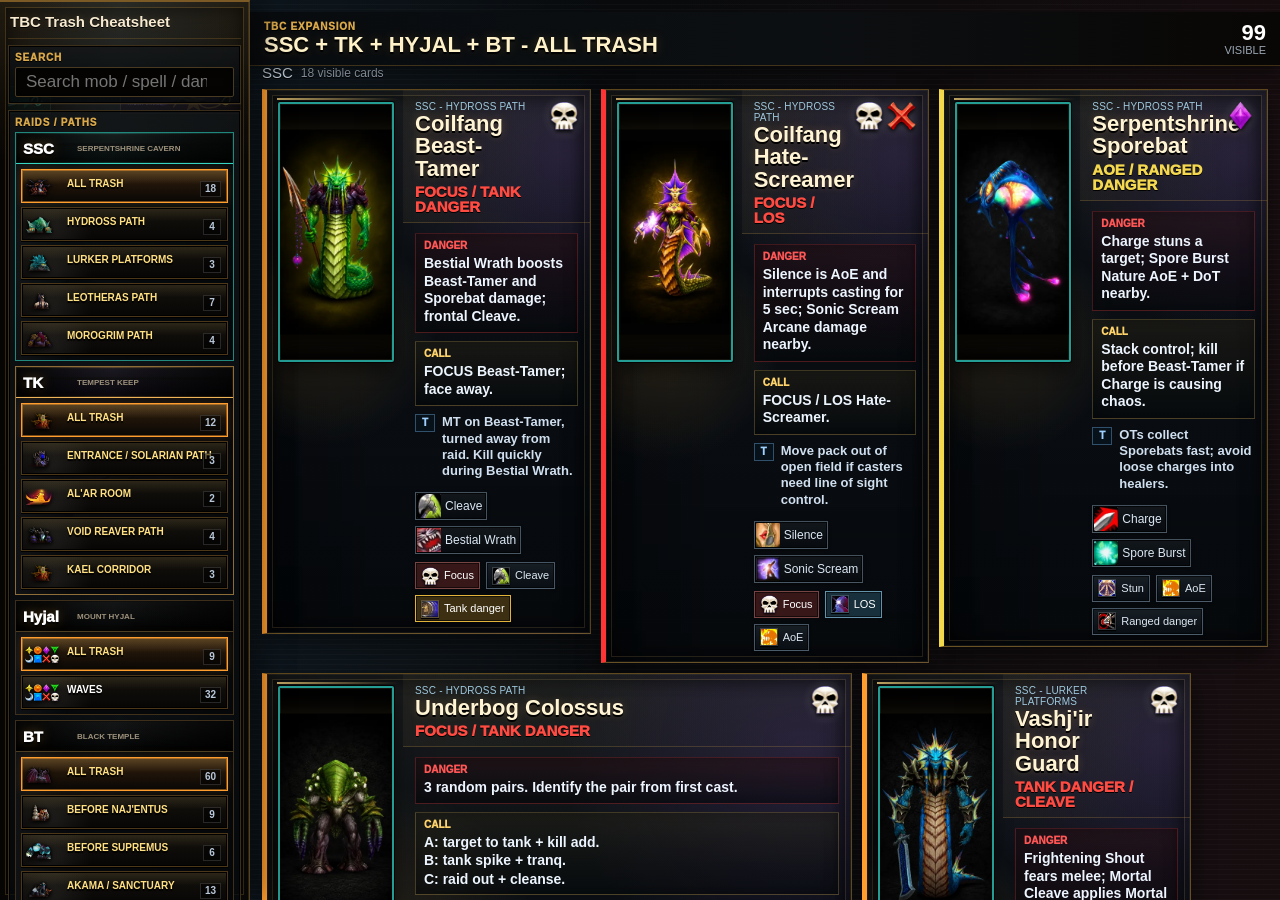
<file: SSC_TK_TRASH_SECOND_SCREEN.html>
<!doctype html>
<html lang="en">
<head>
  <meta charset="utf-8">
  <meta name="viewport" content="width=device-width, initial-scale=1">
  <title>SSC_TK_TRASH_SECOND_SCREEN</title>
  <link rel="stylesheet" href="css/ssc-tk-trash.css?v=20260828-tooltips">
</head>
<body>
  <div class="app">
    <aside class="topbar sidebar">
      <div class="brand">
        <div>
          <h1>TBC Trash Cheatsheet</h1>
          <small data-i18n="subtitle">v0.2 - TBC Anniversary Phase 3 - trash raid lead overlay - offline</small>
        </div>
      </div>

      <section class="sidebar-section sidebar-search">
        <div class="sidebar-label">Search</div>
        <label class="search">
          <input id="search" type="search" autocomplete="off" placeholder="Search mob / spell / danger   /">
        </label>
      </section>

      <section class="sidebar-section">
        <div class="sidebar-label">Raids / Paths</div>
        <div id="raidPlates" class="raid-plates" aria-label="Raid filter"></div>
      </section>

      <section class="sidebar-section">
        <div class="sidebar-label">Filters</div>
        <div id="filters" class="filters" aria-label="Action filters"></div>
      </section>

      <section class="sidebar-section">
        <div class="sidebar-label">Options</div>
        <div class="actions">
          <button data-mode="compact">Compact</button>
          <button data-mode="detailed">Detailed</button>
          <button data-mode="ultra">Ultra</button>
          <button id="dangerOnly" class="danger-toggle">RED/ORANGE</button>
          <button id="auditOnly">Audit ?</button>
          <div id="languageSwitch" class="lang-switch" aria-label="Language switch">
            <button data-lang-choice="en" type="button">EN</button>
            <button data-lang-choice="fr" type="button">FR</button>
          </div>
          <button id="fullscreen">Overlay</button>
          <button id="reset">Reset</button>
        </div>
        <label class="zoom-control">
          <span>Zoom</span>
          <select id="zoomSelect" aria-label="Zoom">
            <option value="0.80">80%</option>
            <option value="0.90">90%</option>
            <option value="1">100%</option>
            <option value="1.10">110%</option>
            <option value="1.20">120%</option>
          </select>
        </label>
      </section>

      <div class="statusline">
        <strong id="count">0 mobs</strong>
        <span data-i18n="keys">Keys: 1 SSC - 2 TK - 3 P3 ALL - 4 Hyjal - 5 BT - H Hyjal waves - N/B wave - C compact - U ultra - F overlay - R reset - L language</span>
      </div>
    </aside>

    <main class="main-content">
      <div class="content-head">
        <div>
          <div class="content-kicker">TBC Expansion</div>
          <h2 id="contentTitle">Trash Companion</h2>
        </div>
        <div class="content-count"><strong id="mainCount">0</strong><span>visible</span></div>
      </div>
      <div id="cards" class="board"></div>
    </main>
  </div>

  <script src="js/ssc-tk-trash.js?v=20260828-tooltips"></script>
</body>
</html>
</file>
<file: css/ssc-tk-trash.css>
:root {
  --bg: #090b0d;
  --panel: #101418;
  --panel-2: #151a20;
  --line: #2b333c;
  --text: #f1f5f9;
  --muted: #9ba7b4;
  --red: #ff3434;
  --orange: #ff9d2e;
  --yellow: #f2d84b;
  --green: #44d36e;
  --blue: #52b7ff;
  --purple: #c58cff;
  --shadow: 0 10px 30px rgba(0, 0, 0, .35);
  --ssc-glow: #33d7c5;
  --tk-glow: #f0b55a;
  font-family: "Arial Narrow", "Segoe UI", Arial, sans-serif;
}

* { box-sizing: border-box; }
html, body { margin: 0; min-height: 100%; background: var(--bg); color: var(--text); }
body { font-size: 17px; letter-spacing: 0; overflow-x: hidden; }
button, input { font: inherit; }
button, select { user-select: none; }

.app {
  min-height: 100vh;
  zoom: var(--ui-zoom, 1);
  background:
    linear-gradient(90deg, rgba(82,183,255,.08), transparent 28%, rgba(255,52,52,.06) 72%, transparent),
    repeating-linear-gradient(0deg, rgba(255,255,255,.025), rgba(255,255,255,.025) 1px, transparent 1px, transparent 5px),
    #090b0d;
}

.topbar {
  position: sticky;
  top: 0;
  z-index: 20;
  display: grid;
  grid-template-columns: minmax(280px, 1fr) auto;
  gap: 8px 10px;
  align-items: center;
  padding: 8px 10px;
  background:
    linear-gradient(180deg, rgba(255,217,127,.09), rgba(0,0,0,0) 34%),
    linear-gradient(90deg, #090705, #11151a 46%, #080706);
  border: 1px solid #40351f;
  border-top: 2px solid #7b5a25;
  border-left: 0;
  border-right: 0;
  box-shadow: 0 8px 24px rgba(0,0,0,.55), inset 0 1px 0 rgba(255,214,126,.18);
  overflow: hidden;
}

.topbar::before,
.topbar::after {
  content: "";
  position: absolute;
  pointer-events: none;
}

.topbar::before {
  inset: 3px 7px;
  border: 1px solid rgba(218, 161, 58, .24);
  box-shadow: inset 0 0 18px rgba(0,0,0,.6);
}

.topbar::after {
  top: 5px;
  right: 118px;
  width: min(520px, 42vw);
  height: 88px;
  opacity: .2;
  background-repeat: no-repeat;
  background-position: right center;
  background-size: contain;
  filter: saturate(1.18) contrast(1.05) drop-shadow(0 0 14px rgba(0,0,0,.85));
}

body.raid-ssc .topbar::after {
  background-image: url("../assets/raid-ssc.svg");
  opacity: .28;
}

body.raid-tk .topbar::after {
  background-image: url("../assets/raid-tk.svg");
  opacity: .28;
}

body.raid-all .topbar::after {
  background-image: url("../assets/raid-ssc.svg"), url("../assets/raid-tk.svg");
  background-size: 52% 100%, 52% 100%;
  background-position: right 190px center, right center;
  opacity: .24;
}

.topbar > * {
  position: relative;
  z-index: 1;
}

.brand {
  display: flex;
  align-items: center;
  gap: 9px;
  min-width: 0;
}

.brand h1 {
  margin: 0;
  color: #f7ead0;
  font-size: 17px;
  line-height: 1;
  white-space: nowrap;
  text-shadow: 0 1px 0 #000, 0 0 8px rgba(255,192,79,.12);
}

.brand small {
  display: block;
  margin-top: 3px;
  color: #9f9380;
  font-size: 11px;
  white-space: nowrap;
}

.sigil {
  width: 36px;
  height: 36px;
  display: grid;
  place-items: center;
  border: 1px solid #8a672a;
  background:
    radial-gradient(circle at 50% 35%, rgba(255,190,68,.2), transparent 45%),
    linear-gradient(135deg, #1d1710, #090807);
  color: #ffb443;
  font-weight: 900;
  box-shadow: inset 0 0 18px rgba(255,157,46,.22), 0 0 0 1px #000;
}

.tabs, .actions, .filters {
  display: flex;
  align-items: center;
  gap: 5px;
  flex-wrap: wrap;
}

.actions {
  grid-column: 1 / -1;
  flex-wrap: nowrap;
  overflow-x: auto;
  padding-bottom: 1px;
  scrollbar-width: thin;
}

.actions button,
.filters button {
  min-height: 31px;
  border: 1px solid #4a3a22;
  background:
    linear-gradient(180deg, rgba(255,255,255,.08), rgba(0,0,0,0) 45%),
    linear-gradient(180deg, #18202a, #0b0f14);
  color: #eadfc9;
  padding: 5px 10px;
  cursor: pointer;
  border-radius: 2px;
  box-shadow: inset 0 1px 0 rgba(255,255,255,.08), inset 0 -1px 0 #000, 0 1px 0 #000;
  white-space: nowrap;
}

.actions button.active,
.filters button.active {
  border-color: #d09a38;
  background:
    linear-gradient(180deg, rgba(255,217,112,.2), rgba(0,0,0,0) 50%),
    #352311;
  color: #fff;
  box-shadow: inset 0 0 0 1px rgba(255,219,122,.25), 0 0 10px rgba(255,157,46,.16);
}

.actions button.danger-toggle.active { border-color: var(--red); background: #3a1618; }
.actions button#auditOnly.active { border-color: var(--purple); background: #2d1c3d; }

.lang-switch {
  display: inline-flex;
  align-items: center;
  gap: 0;
  overflow: hidden;
  border: 1px solid #8a672a;
  border-radius: 2px;
  background: #080604;
  box-shadow: inset 0 0 0 1px #000;
}

.lang-switch button {
  min-width: 44px;
  min-height: 31px;
  border: 0;
  border-radius: 0;
  border-right: 1px solid #4a3a22;
  background: linear-gradient(180deg, #1a2028, #0b0f13);
  color: #d7c9ad;
  font-weight: 900;
}

.lang-switch button:last-child {
  border-right: 0;
}

.lang-switch button.active {
  border-color: #d09a38;
  background: #244767;
  color: #fff;
  box-shadow: inset 0 0 0 1px rgba(255,255,255,.16), 0 0 9px rgba(82,183,255,.2);
}

.lang-switch button:hover,
.lang-switch button:focus {
  background: #1b496d;
  color: #fff;
}

.search { position: relative; min-width: 210px; }
.search input {
  width: 100%;
  height: 31px;
  padding: 6px 10px;
  border: 1px solid #4a3a22;
  border-radius: 2px;
  background: #050403;
  color: #f2eadc;
  outline: none;
  box-shadow: inset 0 0 8px rgba(0,0,0,.75);
}

.zoom-control {
  display: inline-flex;
  align-items: center;
  height: 31px;
  border: 1px solid #4a3a22;
  background:
    linear-gradient(180deg, rgba(255,255,255,.08), rgba(0,0,0,0) 45%),
    #090705;
  color: #d7c9ad;
  border-radius: 2px;
  box-shadow: inset 0 1px 0 rgba(255,255,255,.08), inset 0 -1px 0 #000;
  overflow: hidden;
  white-space: nowrap;
}

.zoom-control span {
  padding: 0 7px;
  color: #a99b83;
  font-size: 11px;
  font-weight: 900;
  text-transform: uppercase;
}

.zoom-control select {
  height: 100%;
  border: 0;
  border-left: 1px solid #4a3a22;
  background: #111820;
  color: #f2eadc;
  padding: 0 6px;
  outline: none;
  font: inherit;
  cursor: pointer;
}

.subbar {
  position: sticky;
  top: 99px;
  z-index: 18;
  display: grid;
  grid-template-columns: 1fr;
  gap: 6px;
  padding: 7px 10px;
  background:
    linear-gradient(180deg, rgba(255,217,127,.05), rgba(0,0,0,0)),
    rgba(9, 12, 15, .97);
  border-bottom: 1px solid #40351f;
  box-shadow: 0 6px 18px rgba(0,0,0,.45);
}

.raid-plates {
  display: grid;
  grid-template-columns: minmax(220px, 1fr) minmax(220px, 1fr);
  gap: 8px;
  min-width: 0;
}

.raid-panel {
  position: relative;
  min-width: 0;
  overflow: hidden;
  border: 1px solid #332b1a;
  background:
    linear-gradient(90deg, rgba(0,0,0,.48), rgba(0,0,0,.14) 45%, rgba(0,0,0,.62)),
    linear-gradient(180deg, rgba(255,255,255,.04), rgba(0,0,0,0)),
    #05080a;
  box-shadow: inset 0 0 0 1px #000;
  cursor: pointer;
}

.raid-panel::before {
  content: "";
  position: absolute;
  inset: -12px;
  background-repeat: no-repeat;
  background-position: center;
  background-size: cover;
  opacity: .36;
  filter: saturate(1.1) contrast(1.06);
  pointer-events: none;
}

.raid-panel::after {
  content: "";
  position: absolute;
  inset: 0;
  background:
    linear-gradient(180deg, rgba(0,0,0,.06), rgba(0,0,0,.38)),
    linear-gradient(90deg, rgba(0,0,0,.68), rgba(0,0,0,.12) 32%, rgba(0,0,0,.68));
  pointer-events: none;
}

.raid-panel-ssc::before { background-image: url("../assets/raid-ssc.svg"); }
.raid-panel-tk::before { background-image: url("../assets/raid-tk.svg"); }

.raid-panel > * {
  position: relative;
  z-index: 1;
}

.raid-panel.inactive {
  opacity: .52;
}

.raid-panel-ssc.active { border-color: rgba(51,215,197,.62); }
.raid-panel-tk.active { border-color: rgba(240,181,90,.58); }

.raid-plate {
  position: relative;
  width: 100%;
  min-height: 46px;
  display: flex;
  align-items: end;
  padding: 9px 12px;
  overflow: hidden;
  border: 1px solid #4b3d23;
  border-width: 0 0 1px;
  background: transparent;
  color: inherit;
  text-align: left;
  cursor: pointer;
  box-shadow: inset 0 0 0 1px #000, inset 0 0 20px rgba(0,0,0,.7);
}

.raid-plate::before {
  content: none;
}

.raid-plate::after {
  content: "";
  position: absolute;
  inset: 0;
  background:
    linear-gradient(90deg, rgba(0,0,0,.7), rgba(0,0,0,.12) 45%, rgba(0,0,0,.66)),
    linear-gradient(180deg, rgba(255,255,255,.07), rgba(0,0,0,.3));
}

.raid-plate span {
  position: relative;
  z-index: 1;
  color: #fff1c8;
  font-size: 19px;
  line-height: 1;
  font-weight: 950;
  text-shadow: 0 2px 2px #000, 0 0 12px rgba(255,184,77,.35);
}

.raid-plate.active span {
  color: #fff;
}

.raid-plate-ssc::before { background-image: url("../assets/raid-ssc.svg"); }
.raid-plate-tk::before { background-image: url("../assets/raid-tk.svg"); }

.raid-plate:not(.active) {
  opacity: .68;
  filter: grayscale(.7);
}

body.raid-all .raid-plate {
  opacity: 1;
  filter: none;
}

.raid-plate-ssc.active {
  border-color: var(--ssc-glow);
  box-shadow: inset 0 0 0 1px rgba(51,215,197,.28), 0 0 14px rgba(51,215,197,.12);
}

.raid-plate-tk.active {
  border-color: var(--tk-glow);
  box-shadow: inset 0 0 0 1px rgba(240,181,90,.3), 0 0 14px rgba(240,181,90,.14);
}

.filters button {
  min-height: 31px;
  font-size: 13px;
  display: inline-flex;
  align-items: center;
  gap: 5px;
}

.filters {
  overflow-x: auto;
  flex-wrap: nowrap;
  scrollbar-width: thin;
}

.zone-rail {
  display: flex;
  align-items: center;
  gap: 8px;
  min-width: 0;
  overflow-x: auto;
  padding: 7px 8px 8px;
  background:
    linear-gradient(90deg, rgba(255,255,255,.045), transparent 24%),
    rgba(7, 10, 13, .72);
  scrollbar-width: thin;
}

.zone-rail button {
  position: relative;
  min-width: 154px;
  min-height: 76px;
  display: grid;
  grid-template-columns: 70px 1fr;
  grid-template-rows: 1fr auto;
  align-items: center;
  gap: 4px 8px;
  padding: 7px 9px 7px 7px;
  border: 1px solid #4d3719;
  background:
    linear-gradient(180deg, rgba(255,220,130,.11), rgba(0,0,0,0) 42%),
    radial-gradient(circle at 28px 24px, rgba(255,255,255,.08), transparent 42px),
    linear-gradient(180deg, #15120d, #070605);
  color: #ffe083;
  font-size: 12px;
  font-weight: 900;
  line-height: 1.08;
  text-transform: uppercase;
  text-align: left;
  cursor: pointer;
  box-shadow: inset 0 0 0 1px #000, 0 1px 0 #000;
}

.zone-rail button.active {
  border-color: var(--orange);
  background:
    linear-gradient(180deg, rgba(255,220,130,.2), rgba(0,0,0,0) 45%),
    linear-gradient(180deg, #34200d, #090705);
  box-shadow: inset 0 0 0 1px rgba(255,157,46,.45), 0 0 12px rgba(255,157,46,.16);
}

.raid-panel.inactive .zone-rail button {
  opacity: .54;
  filter: grayscale(.75);
}

.zone-rail .zone-count {
  position: absolute;
  right: 6px;
  bottom: 5px;
  min-width: 18px;
  height: 16px;
  display: grid;
  place-items: center;
  padding: 0 4px;
  border: 1px solid rgba(255,255,255,.14);
  background: rgba(0,0,0,.55);
  color: #b8c7d8;
  font-size: 10px;
  line-height: 1;
}

.zone-icon {
  grid-row: 1 / span 2;
  width: 70px;
  height: 60px;
  object-fit: contain;
  border: 0;
  box-shadow: none;
  filter: drop-shadow(0 2px 2px #000);
}

.zone-label {
  align-self: center;
  color: #ffe083;
  font-size: 12px;
  text-shadow: 0 2px 1px #000;
}

.statusline {
  color: #8e9baa;
  font-size: 11px;
  display: flex;
  align-items: center;
  gap: 10px;
  white-space: nowrap;
}

.statusline span {
  opacity: .72;
}

.board {
  padding: 10px 12px 18px;
}

.raid-section + .raid-section { margin-top: 12px; }
.section-title {
  display: flex;
  align-items: center;
  gap: 8px;
  margin: 4px 0 8px;
  font-size: 15px;
  color: #dbe7f3;
  text-transform: uppercase;
  text-shadow: 0 1px 0 #000;
}

.section-title span {
  color: var(--muted);
  font-size: 12px;
  text-transform: none;
}

.cards {
  display: grid;
  grid-template-columns: repeat(auto-fill, minmax(430px, 1fr));
  gap: 12px;
  align-items: start;
}

.card {
  border: 1px solid var(--line);
  border-left-width: 6px;
  background:
    linear-gradient(180deg, rgba(255,255,255,.05), rgba(255,255,255,.01)),
    radial-gradient(circle at top right, rgba(255,198,91,.055), transparent 42%),
    var(--panel);
  box-shadow: 0 5px 18px rgba(0,0,0,.32), inset 0 0 0 1px rgba(255,255,255,.025);
  display: grid;
  grid-template-columns: 112px minmax(0, 1fr);
  grid-template-rows: auto auto auto;
  user-select: text;
}

.card.red { border-left-color: var(--red); }
.card.orange { border-left-color: var(--orange); }
.card.yellow { border-left-color: var(--yellow); }
.card.green { border-left-color: var(--green); }

.mob-portrait {
  grid-column: 1;
  grid-row: 1 / span 4;
  align-self: stretch;
  display: flex;
  align-items: flex-end;
  justify-content: center;
  min-height: 186px;
  margin: 8px 0 8px 8px;
  overflow: hidden;
  border: 1px solid #5a4527;
  background:
    radial-gradient(circle at 50% 34%, rgba(255,218,123,.16), transparent 43%),
    linear-gradient(180deg, rgba(255,255,255,.055), rgba(0,0,0,0) 44%),
    #06090d;
  box-shadow: inset 0 0 0 1px #000, 0 4px 10px rgba(0,0,0,.38);
}

.mob-portrait img {
  width: 100%;
  height: 100%;
  max-height: 240px;
  object-fit: contain;
  object-position: center bottom;
  filter: drop-shadow(0 4px 5px rgba(0,0,0,.75));
}

.portrait-ssc {
  border-color: rgba(51,215,197,.45);
  background:
    radial-gradient(circle at 50% 34%, rgba(51,215,197,.18), transparent 43%),
    linear-gradient(180deg, rgba(255,255,255,.055), rgba(0,0,0,0) 44%),
    #041214;
}

.portrait-tk {
  border-color: rgba(240,181,90,.48);
  background:
    radial-gradient(circle at 50% 34%, rgba(240,181,90,.18), transparent 43%),
    linear-gradient(180deg, rgba(255,255,255,.055), rgba(0,0,0,0) 44%),
    #120b17;
}

.mob-portrait.no-image {
  display: grid;
  place-items: center;
  align-content: center;
  gap: 4px;
  color: #ffd36b;
  text-transform: uppercase;
}

.portrait-initials {
  font-size: 31px;
  font-weight: 950;
  text-shadow: 0 2px 0 #000;
}

.mob-portrait small {
  color: #9ba7b4;
  font-size: 9px;
  font-weight: 900;
}

.card-head {
  grid-column: 2;
  display: grid;
  grid-template-columns: 1fr auto;
  gap: 8px;
  padding: 8px 10px 6px;
  border-bottom: 1px solid rgba(255,255,255,.08);
}

.mobline {
  min-width: 0;
}

.zone {
  color: var(--muted);
  font-size: 11px;
  text-transform: uppercase;
}

.mob {
  margin-top: 2px;
  font-size: 21px;
  line-height: 1.05;
  font-weight: 900;
  color: #fff6df;
  text-shadow: 0 2px 0 #000, 0 0 9px rgba(255,218,139,.1);
}

.markers {
  display: flex;
  gap: 3px;
  align-items: start;
}

.marker {
  width: 25px;
  height: 25px;
  display: inline-block;
  background-image: url("../assets/UI-RaidTargetingIcons.png");
  background-repeat: no-repeat;
  background-size: 100px 50px;
  filter: drop-shadow(0 1px 2px #000);
}

.marker-star { background-position: 0 0; }
.marker-circle { background-position: 33.333% 0; }
.marker-diamond { background-position: 66.666% 0; }
.marker-triangle { background-position: 100% 0; }
.marker-moon { background-position: 0 100%; }
.marker-square { background-position: 33.333% 100%; }
.marker-cross { background-position: 66.666% 100%; }
.marker-skull { background-position: 100% 100%; }

.card-body {
  grid-column: 2;
  padding: 10px 11px 9px;
  display: grid;
  gap: 10px;
}

.quick-call {
  color: #fff;
  font-size: 19px;
  line-height: 1.24;
  font-weight: 950;
  text-shadow: 0 0 8px rgba(255,255,255,.12);
}

.quick-grid {
  display: grid;
  gap: 5px;
}

.quick-line {
  display: grid;
  grid-template-columns: 20px 1fr;
  gap: 8px;
  align-items: start;
  color: #d9e3ec;
  font-size: 15px;
  line-height: 1.3;
  font-weight: 800;
}

.quick-line span {
  display: inline-flex;
  justify-content: center;
  align-items: center;
  height: 19px;
  border: 1px solid #384655;
  color: #ffd36b;
  background: #0b1015;
  font-size: 11px;
  font-weight: 950;
}

.tank-line span { color: #9fd1ff; }

.spell-row {
  margin-top: 1px;
}

.spell-strip {
  display: flex;
  flex-wrap: wrap;
  gap: 5px;
  padding-top: 1px;
}

.spells {
  display: flex;
  flex-wrap: wrap;
  gap: 5px;
}

.spell,
.inline-spell {
  display: inline-flex;
  align-items: center;
  gap: 4px;
  max-width: 100%;
  padding: 1px 5px 1px 1px;
  border: 1px solid #35424e;
  background: #0c1116;
  color: #dbe7f3;
  font-size: 13px;
  cursor: help;
  outline: none;
}

.inline-spell {
  vertical-align: -5px;
  margin: 0 2px;
  padding-right: 4px;
  font-size: .82em;
  line-height: 1;
}

.spell:hover,
.spell:focus,
.inline-spell:hover,
.inline-spell:focus {
  border-color: #d7a43b;
  background: #17120a;
  color: #fff;
}

.spell img,
.inline-spell img {
  width: 21px;
  height: 21px;
  object-fit: cover;
}

.inline-spell img {
  width: 18px;
  height: 18px;
}

.spell-groups {
  display: grid;
  gap: 6px;
}

.spell-group {
  display: grid;
  grid-template-columns: 60px 1fr;
  gap: 5px 7px;
  align-items: start;
  padding: 6px 7px;
  border: 1px solid #2f3a45;
  background: #090e13;
}

.spell-group-head {
  grid-row: span 2;
  color: #ffd36b;
  font-size: 11px;
  font-weight: 900;
  line-height: 1.05;
}

.spell-group-body {
  display: flex;
  flex-wrap: wrap;
  gap: 4px;
}

.spell-group-note {
  color: #d9e3ec;
  font-size: 12px;
  line-height: 1.28;
  font-weight: 800;
}

.spell-tooltip {
  position: fixed;
  z-index: 50;
  width: min(330px, calc(100vw - 20px));
  pointer-events: none;
  opacity: 0;
  transform: translateY(3px);
  border: 1px solid #b78a2b;
  background:
    linear-gradient(180deg, rgba(255,255,255,.06), rgba(255,255,255,0)),
    #08090b;
  color: #f4ead2;
  box-shadow: 0 12px 30px rgba(0,0,0,.65), inset 0 0 0 1px rgba(0,0,0,.9);
  padding: 8px 9px;
  transition: opacity .06s linear, transform .06s linear;
}

.spell-tooltip.visible {
  opacity: 1;
  transform: translateY(0);
}

.tip-title {
  color: #ffd36b;
  font-size: 15px;
  font-weight: 900;
  line-height: 1.1;
  margin-bottom: 5px;
}

.tip-body {
  color: #e8ded0;
  font-size: 13px;
  line-height: 1.25;
  font-weight: 700;
}

.tagbar {
  grid-column: 2;
  display: flex;
  gap: 6px;
  flex-wrap: wrap;
  padding: 0 11px 10px;
}

.audit-panel {
  grid-column: 2;
  margin: 0 9px 8px;
  padding: 7px 8px;
  border: 1px solid #35414d;
  background: #0b1015;
  color: #cfd8e3;
  font-size: 12px;
  line-height: 1.25;
}

.audit-line {
  display: grid;
  grid-template-columns: 88px 1fr;
  gap: 6px;
  margin-top: 3px;
}

.audit-line:first-child { margin-top: 0; }
.audit-k { color: #8fa0b1; text-transform: uppercase; }
.audit-v { font-weight: 700; }
.confidence-source { color: #44d36e; }
.confidence-inferred { color: #f2d84b; }
.confidence-to_confirm { color: #ff9d2e; }

.tag {
  display: inline-flex;
  align-items: center;
  gap: 5px;
  border: 1px solid #3c4855;
  background: #182029;
  padding: 3px 7px;
  font-size: 12px;
  color: #dce7f2;
  line-height: 1;
}

.tag-icons {
  display: inline-flex;
  align-items: center;
  gap: 1px;
}

.tag-marker {
  width: 18px;
  height: 18px;
  display: inline-block;
  background-image: url("../assets/UI-RaidTargetingIcons.png");
  background-repeat: no-repeat;
  background-size: 72px 36px;
  filter: drop-shadow(0 1px 1px #000);
}

.tag-spell-icon {
  width: 18px;
  height: 18px;
  object-fit: cover;
  border: 1px solid rgba(255,255,255,.16);
  box-shadow: 0 1px 1px #000;
}

.tag-glyph {
  min-width: 18px;
  height: 18px;
  display: inline-grid;
  place-items: center;
  border: 1px solid rgba(255,255,255,.18);
  background: rgba(0,0,0,.35);
  color: #ffd36b;
  font-size: 10px;
  font-weight: 950;
  line-height: 1;
}

.tag.focus { color: #fff; border-color: #744; background: #381719; }
.tag.kick { color: #fff; border-color: #855; background: #40211a; }
.tag.sheep { color: #fff; border-color: #7284c8; background: #202943; }
.tag.los { color: #fff; border-color: #6393aa; background: #17303c; }
.tag.tank { color: #fff; border-color: #e2b33b; background: #3d3012; }
.tag.enemy-mc { color: #fff; border-color: #a772d0; background: #311d40; }
.tag.priest-mc { color: #fff; border-color: #73a7ff; background: #172943; }
.tag.stopcc { color: #fff; border-color: #7284c8; background: #202943; }

.empty {
  padding: 24px;
  border: 1px dashed #45515f;
  color: var(--muted);
  text-align: center;
}

body.compact .cards { grid-template-columns: repeat(auto-fill, minmax(320px, 1fr)); }
body.compact .card { grid-template-columns: 76px minmax(0, 1fr); }
body.compact .mob-portrait { min-height: 116px; margin: 6px 0 6px 6px; }
body.compact .card-body { gap: 4px; padding: 6px 8px; }
body.compact .mob { font-size: 19px; }
body.compact .quick-grid, body.compact .spell-row { display: none; }
body.compact .quick-call { font-size: 15px; }
body.compact .tagbar { padding-bottom: 6px; }
body.ultra .quick-grid, body.ultra .tagbar, body.ultra .spell-row { display: none; }
body.ultra .card { grid-template-columns: 46px minmax(0, 1fr); }
body.ultra .mob-portrait { min-height: 64px; margin: 5px 0 5px 5px; }
body.ultra .mob { font-size: 18px; }
body.ultra .quick-call { font-size: 14px; }
body.ultra .cards { grid-template-columns: repeat(auto-fill, minmax(250px, 1fr)); }

/* V0.4 trash cards: MMO character-card treatment. */
.cards {
  grid-template-columns: repeat(auto-fill, minmax(470px, 1fr));
  gap: 14px;
}

.card {
  position: relative;
  grid-template-columns: 150px minmax(0, 1fr);
  min-height: 224px;
  border: 1px solid rgba(205, 151, 54, .45);
  border-left-width: 5px;
  background:
    linear-gradient(180deg, rgba(255,255,255,.055), rgba(255,255,255,.012) 38%, rgba(0,0,0,.22)),
    radial-gradient(circle at 16% 38%, rgba(255,206,97,.12), transparent 30%),
    radial-gradient(circle at top right, rgba(142,73,204,.1), transparent 34%),
    #0c1014;
  box-shadow:
    0 10px 22px rgba(0,0,0,.42),
    inset 0 0 0 1px rgba(255,226,154,.06),
    inset 0 0 28px rgba(0,0,0,.42);
}

.card::before,
.card::after {
  content: "";
  position: absolute;
  pointer-events: none;
}

.card::before {
  inset: 5px;
  border: 1px solid rgba(255,209,116,.13);
  box-shadow: inset 0 0 18px rgba(0,0,0,.5);
}

.card::after {
  top: 8px;
  left: 10px;
  width: 122px;
  height: 2px;
  background: linear-gradient(90deg, rgba(255,217,127,.75), transparent);
}

.card-main {
  grid-column: 2;
  min-width: 0;
  display: grid;
  grid-template-rows: auto 1fr auto auto;
  position: relative;
  z-index: 1;
}

.card-main > .card-head,
.card-main > .card-body,
.card-main > .audit-panel,
.card-main > .tagbar {
  grid-column: 1;
}

.mob-portrait {
  position: relative;
  z-index: 1;
  align-self: start;
  width: 132px;
  height: 174px;
  min-height: 174px;
  margin: 11px 0 11px 11px;
  border: 2px solid rgba(188,132,42,.82);
  border-radius: 2px;
  background:
    radial-gradient(circle at 50% 36%, rgba(255,204,104,.18), transparent 42%),
    linear-gradient(180deg, rgba(11,24,25,.78), rgba(3,6,9,.96) 58%),
    #020406;
  box-shadow:
    0 0 0 1px #050403,
    inset 0 0 0 1px rgba(255,236,172,.11),
    inset 0 -38px 34px rgba(0,0,0,.5),
    0 9px 18px rgba(0,0,0,.48);
}

.mob-portrait::before {
  content: "";
  position: absolute;
  inset: 4px;
  border: 1px solid rgba(0,0,0,.75);
  box-shadow: inset 0 0 18px rgba(0,0,0,.72);
  pointer-events: none;
}

.mob-portrait img {
  max-height: none;
  object-fit: contain;
  object-position: center bottom;
  padding: 4px 5px 0;
  transform: scale(1.08);
  transform-origin: center bottom;
}

.portrait-ssc {
  border-color: rgba(47,201,189,.78);
  background:
    radial-gradient(circle at 50% 38%, rgba(41,211,196,.18), transparent 43%),
    linear-gradient(180deg, rgba(9,35,34,.86), rgba(2,8,10,.98) 60%),
    #020607;
}

.portrait-tk {
  border-color: rgba(226,161,63,.82);
  background:
    radial-gradient(circle at 50% 38%, rgba(220,101,255,.16), transparent 43%),
    linear-gradient(180deg, rgba(34,18,38,.86), rgba(8,4,12,.98) 60%),
    #08050c;
}

.card-head {
  padding: 11px 12px 8px;
  border-bottom: 1px solid rgba(214,166,72,.22);
  background: linear-gradient(90deg, rgba(255,214,122,.045), transparent 76%);
}

.zone {
  color: #9ec8dd;
  font-size: 10px;
  letter-spacing: .02em;
}

.mob {
  margin-top: 1px;
  color: #fff4d4;
  font-size: 22px;
  line-height: 1.02;
  text-shadow: 0 2px 0 #000, 0 0 10px rgba(255,181,74,.24);
}

.action-title {
  margin-top: 4px;
  color: #ff4646;
  font-size: 15px;
  line-height: 1;
  font-weight: 950;
  text-transform: uppercase;
  text-shadow: 0 1px 0 #000;
}

.markers {
  gap: 4px;
}

.marker {
  width: 29px;
  height: 29px;
  background-size: 116px 58px;
  filter: drop-shadow(0 2px 2px #000) drop-shadow(0 0 5px rgba(255,255,255,.18));
}

.card-body {
  padding: 10px 12px 8px;
  gap: 8px;
}

.info-panels {
  display: grid;
  grid-template-columns: minmax(0, 1fr) minmax(0, 1fr);
  gap: 8px;
}

.info-panel {
  min-width: 0;
  padding: 7px 8px;
  border: 1px solid rgba(255,255,255,.08);
  background: rgba(3,7,11,.42);
  box-shadow: inset 0 0 14px rgba(0,0,0,.28);
}

.danger-panel {
  border-color: rgba(255,70,70,.22);
}

.call-panel {
  border-color: rgba(255,211,107,.22);
}

.panel-label {
  margin-bottom: 4px;
  font-size: 10px;
  line-height: 1;
  font-weight: 950;
  text-transform: uppercase;
}

.danger-panel .panel-label {
  color: #ff5656;
}

.call-panel .panel-label {
  color: #ffd36b;
}

.panel-text {
  color: #edf5ff;
  font-size: 14px;
  line-height: 1.25;
  font-weight: 850;
  display: -webkit-box;
  -webkit-box-orient: vertical;
  -webkit-line-clamp: 3;
  overflow: hidden;
}

.tank-note {
  display: grid;
  grid-template-columns: 20px 1fr;
  gap: 7px;
  align-items: start;
  color: #cfdfef;
  font-size: 13px;
  line-height: 1.25;
  font-weight: 800;
}

.tank-note > span {
  display: inline-grid;
  place-items: center;
  height: 18px;
  border: 1px solid #31506b;
  background: #07111a;
  color: #9fd1ff;
  font-size: 10px;
  font-weight: 950;
}

.spell-row {
  padding-top: 3px;
}

.spell-strip {
  gap: 6px;
}

.spell,
.inline-spell {
  border-color: rgba(118,139,157,.55);
  background: linear-gradient(180deg, rgba(255,255,255,.045), rgba(0,0,0,.18)), #080d12;
  box-shadow: inset 0 0 0 1px rgba(0,0,0,.72), 0 1px 3px rgba(0,0,0,.35);
}

.spell img,
.inline-spell img {
  width: 24px;
  height: 24px;
}

.spell-group {
  grid-template-columns: 68px 1fr;
  border-color: rgba(112,132,154,.45);
  background: rgba(3,8,13,.55);
}

.tagbar {
  padding: 0 12px 11px;
}

.tag {
  min-height: 27px;
  border-color: rgba(111,132,154,.6);
  background: linear-gradient(180deg, rgba(255,255,255,.055), rgba(0,0,0,.2)), #0a1118;
  box-shadow: inset 0 0 0 1px rgba(0,0,0,.58), 0 1px 3px rgba(0,0,0,.32);
}

.audit-panel {
  margin: 0 12px 9px;
}

body.compact .cards {
  grid-template-columns: repeat(auto-fill, minmax(380px, 1fr));
  gap: 11px;
}

body.compact .card {
  grid-template-columns: 94px minmax(0, 1fr);
  min-height: 168px;
}

body.compact .mob-portrait {
  width: 80px;
  height: 112px;
  min-height: 112px;
  margin: 9px 0 9px 9px;
}

body.compact .mob-portrait img {
  transform: scale(1.04);
}

body.compact .card-head {
  padding: 8px 9px 6px;
}

body.compact .mob {
  font-size: 19px;
}

body.compact .action-title {
  font-size: 13px;
}

body.compact .card-body {
  padding: 7px 9px 6px;
}

body.compact .info-panels {
  grid-template-columns: 1fr;
  gap: 5px;
}

body.compact .info-panel {
  padding: 5px 6px;
}

body.compact .panel-text {
  font-size: 12px;
  line-height: 1.2;
  -webkit-line-clamp: 2;
}

body.compact .tank-note,
body.compact .spell-row {
  display: none;
}

body.compact .tagbar {
  padding: 0 9px 8px;
}

body.ultra .cards {
  grid-template-columns: repeat(auto-fill, minmax(285px, 1fr));
  gap: 8px;
}

body.ultra .card {
  grid-template-columns: 60px minmax(0, 1fr);
  min-height: 92px;
}

body.ultra .card::before,
body.ultra .card::after {
  display: none;
}

body.ultra .mob-portrait {
  width: 48px;
  height: 64px;
  min-height: 64px;
  margin: 8px 0 8px 7px;
  border-width: 1px;
}

body.ultra .mob-portrait img {
  padding: 1px 1px 0;
  transform: scale(1.02);
}

body.ultra .card-head {
  padding: 6px 7px 4px;
  border-bottom: 0;
}

body.ultra .zone,
body.ultra .tank-note,
body.ultra .spell-row,
body.ultra .tagbar,
body.ultra .audit-panel {
  display: none;
}

body.ultra .mob {
  font-size: 16px;
  line-height: 1;
}

body.ultra .action-title {
  margin-top: 2px;
  font-size: 11px;
}

body.ultra .marker {
  width: 22px;
  height: 22px;
  background-size: 88px 44px;
}

body.ultra .card-body {
  padding: 0 7px 6px;
}

body.ultra .info-panels {
  grid-template-columns: 1fr;
  gap: 3px;
}

body.ultra .info-panel {
  padding: 0;
  border: 0;
  background: transparent;
  box-shadow: none;
}

body.ultra .panel-label {
  display: none;
}

body.ultra .panel-text {
  font-size: 11px;
  line-height: 1.15;
  font-weight: 850;
  -webkit-line-clamp: 1;
}

body.ultra .call-panel .panel-text {
  color: #ffd36b;
}

/* V0.4 polish pass: adaptive portrait system by mob silhouette. */
.card {
  overflow: visible;
  background:
    linear-gradient(180deg, rgba(255,241,198,.07), rgba(255,255,255,.012) 32%, rgba(0,0,0,.3)),
    radial-gradient(circle at 18% 45%, rgba(255,185,71,.14), transparent 28%),
    radial-gradient(circle at 92% 12%, rgba(151,91,235,.15), transparent 32%),
    linear-gradient(90deg, rgba(0,0,0,.28), transparent 34%),
    #080c11;
}

.mob-portrait {
  overflow: visible;
  isolation: isolate;
}

.mob-portrait::after {
  content: "";
  position: absolute;
  left: 8px;
  right: 8px;
  bottom: 7px;
  height: 22px;
  border-radius: 50%;
  background: radial-gradient(ellipse, rgba(0,0,0,.64), transparent 70%);
  z-index: -1;
}

.mob-portrait img {
  position: relative;
  z-index: 1;
  filter: drop-shadow(0 8px 7px rgba(0,0,0,.72)) drop-shadow(0 0 9px rgba(255,211,114,.12));
}

.portrait-kind-humanoid img {
  transform: scale(1.12);
}

.portrait-kind-wide {
  width: 136px;
  height: 142px;
  min-height: 142px;
  margin-top: 18px;
  align-self: start;
}

.portrait-kind-wide img {
  object-fit: contain;
  transform: scale(1.02);
}

.portrait-kind-massive {
  width: 138px;
  height: 166px;
  min-height: 166px;
}

.portrait-kind-massive img {
  object-fit: contain;
  transform: scale(1.02);
}

.portrait-card-wide {
  grid-template-columns: 156px minmax(0, 1fr);
}

.portrait-card-massive {
  grid-template-columns: 156px minmax(0, 1fr);
}

.card.portrait-card-wide::after,
.card.portrait-card-massive::after {
  width: 132px;
}

.card.red .action-title,
.card.orange .action-title {
  color: #ff4b42;
}

.card.yellow .action-title {
  color: #f4d850;
}

.card.green .action-title {
  color: #55dc7a;
}

.danger-panel {
  background:
    linear-gradient(180deg, rgba(255,61,61,.08), rgba(0,0,0,.04)),
    rgba(3,7,11,.48);
}

.call-panel {
  background:
    linear-gradient(180deg, rgba(255,210,104,.07), rgba(0,0,0,.04)),
    rgba(3,7,11,.43);
}

.spell-row,
.tagbar {
  position: relative;
  z-index: 2;
}

body.compact .portrait-kind-wide,
body.compact .portrait-kind-massive {
  width: 84px;
  height: 96px;
  min-height: 96px;
  margin-top: 10px;
}

body.compact .portrait-kind-humanoid img {
  transform: scale(1.07);
}

body.compact .portrait-kind-wide img,
body.compact .portrait-kind-massive img {
  transform: scale(1);
}

body.compact .portrait-card-wide,
body.compact .portrait-card-massive {
  grid-template-columns: 98px minmax(0, 1fr);
}

body.ultra .portrait-kind-wide,
body.ultra .portrait-kind-massive {
  width: 50px;
  height: 50px;
  min-height: 50px;
  margin-top: 11px;
}

body.ultra .portrait-kind-humanoid img,
body.ultra .portrait-kind-wide img,
body.ultra .portrait-kind-massive img {
  transform: scale(1);
}

body.ultra .portrait-card-wide,
body.ultra .portrait-card-massive {
  grid-template-columns: 62px minmax(0, 1fr);
}

body.audit .mob-portrait,
body.audit .portrait-kind-wide,
body.audit .portrait-kind-massive {
  height: 190px;
}

/* V0.5: fixed portrait/card integration for final 1024x1536 Trash2 assets. */
:root {
  --card-height: 660px;
  --portrait-width: 116px;
  --portrait-height: 618px;
}

body.compact {
  --card-height: 188px;
  --portrait-width: 88px;
  --portrait-height: 150px;
}

body.ultra {
  --card-height: 104px;
  --portrait-width: 52px;
  --portrait-height: 78px;
}

body.audit {
  --card-height: 720px;
  --portrait-width: 154px;
  --portrait-height: 672px;
}

.cards {
  grid-template-columns: repeat(auto-fill, minmax(430px, 1fr));
  align-items: start;
}

.card,
.card.portrait-card-wide,
.card.portrait-card-massive {
  height: var(--card-height);
  min-height: 0;
  grid-template-columns: calc(var(--portrait-width) + 20px) minmax(0, 1fr);
  grid-template-rows: 1fr;
  align-items: stretch;
  overflow: hidden;
}

.card-main {
  grid-row: 1;
  height: 100%;
  align-self: stretch;
  overflow: hidden;
  grid-template-rows: 74px minmax(0, 1fr) auto auto;
}

.mob-portrait,
.portrait-kind-humanoid,
.portrait-kind-wide,
.portrait-kind-massive,
body.audit .mob-portrait,
body.audit .portrait-kind-wide,
body.audit .portrait-kind-massive {
  width: var(--portrait-width);
  height: var(--portrait-height);
  min-height: 0;
  max-height: var(--portrait-height);
  flex: 0 0 var(--portrait-width);
  grid-row: 1;
  align-self: center;
  margin: 0 0 0 11px;
  overflow: hidden;
  background: #020203;
  box-shadow:
    0 0 0 1px #050403,
    inset 0 0 0 1px rgba(255,236,172,.08),
    inset 0 0 28px rgba(0,0,0,.82),
    0 9px 18px rgba(0,0,0,.48);
}

.mob-portrait img,
.portrait-kind-humanoid img,
.portrait-kind-wide img,
.portrait-kind-massive img,
body.compact .mob-portrait img,
body.compact .portrait-kind-humanoid img,
body.compact .portrait-kind-wide img,
body.compact .portrait-kind-massive img,
body.ultra .mob-portrait img,
body.ultra .portrait-kind-humanoid img,
body.ultra .portrait-kind-wide img,
body.ultra .portrait-kind-massive img {
  width: 100%;
  height: 100%;
  padding: 0;
  object-fit: contain;
  object-position: center center;
  transform: none;
}

/* Portrait zoom only: keep frames/cards untouched, enlarge the mob render inside. */
.mob-portrait img,
.portrait-kind-humanoid img,
.portrait-kind-wide img,
.portrait-kind-massive img {
  transform: scale(1.22);
  transform-origin: center center;
}

body.compact .mob-portrait img,
body.compact .portrait-kind-humanoid img,
body.compact .portrait-kind-wide img,
body.compact .portrait-kind-massive img {
  transform: scale(1.18);
}

body.ultra .mob-portrait img,
body.ultra .portrait-kind-humanoid img,
body.ultra .portrait-kind-wide img,
body.ultra .portrait-kind-massive img {
  transform: scale(1.12);
}

.portrait-ssc,
.portrait-tk {
  background: #020203;
}

.card-head {
  min-height: 64px;
  max-height: 72px;
  overflow: hidden;
}

.card-body {
  min-height: 0;
  overflow: hidden;
  display: grid;
  grid-template-rows: auto auto minmax(0, 1fr);
  gap: 8px;
}

.info-panels {
  grid-template-columns: 1fr;
  min-height: 0;
  overflow: visible;
}

.info-panel {
  min-height: 0;
  overflow: visible;
}

.panel-text {
  display: block;
  overflow: visible;
  -webkit-line-clamp: unset;
}

.tank-note {
  min-height: 0;
  height: auto;
  max-height: none;
  overflow: visible;
}

.tank-note b {
  display: block;
  overflow: visible;
  -webkit-line-clamp: unset;
}

.spell-row {
  min-height: 0;
  height: auto;
  max-height: 430px;
  overflow: hidden;
}

.tagbar {
  min-height: 38px;
  max-height: 38px;
  overflow: hidden;
  align-content: start;
}

body.compact .cards {
  grid-template-columns: repeat(auto-fill, minmax(395px, 1fr));
}

body.compact .card,
body.compact .card.portrait-card-wide,
body.compact .card.portrait-card-massive {
  grid-template-columns: calc(var(--portrait-width) + 18px) minmax(0, 1fr);
}

body.compact .mob-portrait,
body.compact .portrait-kind-wide,
body.compact .portrait-kind-massive {
  width: var(--portrait-width);
  height: var(--portrait-height);
  min-height: 0;
  margin: 0 0 0 9px;
}

body.compact .card-head {
  min-height: 52px;
  max-height: 56px;
}

body.compact .card-main {
  grid-template-rows: 56px minmax(0, 1fr) auto;
}

body.compact .card-body {
  grid-template-rows: minmax(0, 62px);
  gap: 0;
}

body.compact .info-panels {
  grid-template-columns: 1fr 1fr;
  height: 62px;
}

body.compact .panel-text {
  display: -webkit-box;
  -webkit-box-orient: vertical;
  -webkit-line-clamp: 2;
  overflow: hidden;
}

body.compact .tank-note,
body.compact .spell-row {
  display: none;
}

body.compact .tagbar {
  min-height: 32px;
  max-height: 32px;
}

body.ultra .cards {
  grid-template-columns: repeat(auto-fill, minmax(292px, 1fr));
}

body.ultra .card,
body.ultra .card.portrait-card-wide,
body.ultra .card.portrait-card-massive {
  grid-template-columns: calc(var(--portrait-width) + 13px) minmax(0, 1fr);
}

body.ultra .mob-portrait,
body.ultra .portrait-kind-wide,
body.ultra .portrait-kind-massive {
  width: var(--portrait-width);
  height: var(--portrait-height);
  min-height: 0;
  margin: 0 0 0 7px;
}

body.ultra .card-main {
  grid-template-rows: auto minmax(0, 1fr);
}

body.ultra .card-head {
  min-height: 46px;
}

body.ultra .card-body {
  min-height: 0;
  grid-template-rows: 1fr;
}

body.ultra .info-panels {
  grid-template-columns: 1fr;
}

body.ultra .panel-text {
  display: -webkit-box;
  -webkit-box-orient: vertical;
  -webkit-line-clamp: 1;
  overflow: hidden;
}

/* V0.5.1: Detailed uses natural card height; fast modes keep fixed heights. */
:root {
  --card-height: auto;
  --portrait-width: 116px;
  --portrait-height: 260px;
}

body.audit {
  --card-height: auto;
  --portrait-width: 136px;
  --portrait-height: 320px;
}

.cards {
  display: flex;
  flex-wrap: wrap;
  align-items: flex-start;
  gap: 12px;
}

.card,
.card.portrait-card-wide,
.card.portrait-card-massive {
  flex: 1 1 430px;
  max-width: calc((100% - 36px) / 4);
  height: auto;
  min-height: 302px;
  grid-template-rows: auto;
  align-items: start;
  overflow: hidden;
}

.card.card-complex {
  flex-basis: 620px;
  max-width: calc((100% - 24px) / 3);
}

.card-main {
  height: auto;
  min-height: 302px;
  grid-template-rows: auto auto auto auto;
}

.mob-portrait,
.portrait-kind-humanoid,
.portrait-kind-wide,
.portrait-kind-massive,
body.audit .mob-portrait,
body.audit .portrait-kind-wide,
body.audit .portrait-kind-massive {
  height: var(--portrait-height);
  max-height: var(--portrait-height);
  align-self: start;
  margin-top: 12px;
}

.card-head {
  min-height: 0;
  max-height: none;
}

.card-body {
  overflow: visible;
}

.spell-row {
  max-height: none;
  overflow: visible;
}

.card-complex .spell-group {
  grid-template-columns: 64px minmax(0, 1fr);
}

.card-complex .spell-group-body {
  flex-wrap: nowrap;
  align-items: center;
}

.card-complex .spell {
  white-space: nowrap;
}

.tagbar {
  min-height: 38px;
  max-height: none;
  overflow: visible;
}

body.compact .cards {
  display: grid;
  grid-template-columns: repeat(auto-fill, minmax(395px, 1fr));
}

body.compact .card,
body.compact .card.portrait-card-wide,
body.compact .card.portrait-card-massive,
body.compact .card.card-complex {
  max-width: none;
  height: var(--card-height);
  min-height: 0;
  align-items: stretch;
  grid-template-rows: 1fr;
}

body.compact .card-main {
  height: 100%;
  min-height: 0;
}

body.compact .mob-portrait,
body.compact .portrait-kind-wide,
body.compact .portrait-kind-massive {
  align-self: center;
  margin-top: 0;
}

body.ultra .cards {
  display: grid;
  grid-template-columns: repeat(auto-fill, minmax(292px, 1fr));
}

body.ultra .card,
body.ultra .card.portrait-card-wide,
body.ultra .card.portrait-card-massive,
body.ultra .card.card-complex {
  max-width: none;
  height: var(--card-height);
  min-height: 0;
  align-items: stretch;
  grid-template-rows: 1fr;
}

body.ultra .card-main {
  height: 100%;
  min-height: 0;
}

body.ultra .mob-portrait,
body.ultra .portrait-kind-wide,
body.ultra .portrait-kind-massive {
  align-self: center;
  margin-top: 0;
}

@media (max-width: 1700px) {
  .card,
  .card.portrait-card-wide,
  .card.portrait-card-massive,
  .card.card-complex {
    max-width: calc((100% - 24px) / 3);
  }
}

@media (max-width: 1180px) {
  .card,
  .card.portrait-card-wide,
  .card.portrait-card-massive,
  .card.card-complex {
    max-width: calc((100% - 12px) / 2);
  }

  .card-complex .spell-group-body {
    flex-wrap: wrap;
  }
}

@media (max-width: 760px) {
  .card,
  .card.portrait-card-wide,
  .card.portrait-card-massive,
  .card.card-complex {
    max-width: none;
  }
}

body.fullscreen .topbar, body.fullscreen .subbar { opacity: .18; transition: opacity .12s; }
body.fullscreen .topbar:hover, body.fullscreen .subbar:hover { opacity: 1; }

@media (max-width: 980px) {
  .topbar { grid-template-columns: 1fr; }
  .subbar { top: 151px; grid-template-columns: 1fr; }
  .statusline { white-space: normal; }
}

@media (max-width: 620px) {
  .cards { grid-template-columns: 1fr; }
}

/* V0.6: TBC expansion layout - fixed left raid sidebar, full-height card stage. */
:root {
  --sidebar-width: 270px;
  --stage-pad: 12px;
}

html,
body {
  height: 100%;
  overflow: hidden;
}

.app {
  height: 100vh;
  min-height: 0;
  display: grid;
  grid-template-columns: var(--sidebar-width) minmax(0, 1fr);
  background:
    linear-gradient(90deg, rgba(10, 16, 18, .95) 0, rgba(10, 16, 18, .92) var(--sidebar-width), rgba(82,183,255,.07) var(--sidebar-width), transparent 48%, rgba(255,52,52,.055)),
    repeating-linear-gradient(0deg, rgba(255,255,255,.025), rgba(255,255,255,.025) 1px, transparent 1px, transparent 5px),
    #090b0d;
}

.topbar.sidebar {
  position: sticky;
  top: 0;
  left: 0;
  z-index: 25;
  width: var(--sidebar-width);
  height: 100vh;
  min-height: 0;
  display: flex;
  flex-direction: column;
  align-items: stretch;
  gap: 6px;
  padding: 7px 8px 9px;
  overflow-x: hidden;
  overflow-y: auto;
  background:
    linear-gradient(180deg, rgba(255,217,127,.1), rgba(0,0,0,0) 18%),
    linear-gradient(90deg, #070504, #11161b 48%, #080706);
  border: 0;
  border-right: 1px solid #5a411d;
  border-top: 2px solid #7b5a25;
  box-shadow: 10px 0 26px rgba(0,0,0,.5), inset -1px 0 0 rgba(255,214,126,.12);
}

.topbar.sidebar::before {
  inset: 5px;
  border-color: rgba(218, 161, 58, .2);
}

.topbar.sidebar::after {
  right: auto;
  left: 8px;
  top: 48px;
  width: calc(100% - 16px);
  height: 100px;
  opacity: .12;
  background-position: center;
}

.topbar.sidebar > * {
  width: 100%;
  flex: 0 0 auto;
}

.brand {
  min-height: 30px;
  padding: 0 2px 5px;
  border-bottom: 1px solid rgba(138,103,42,.34);
}

.brand h1 {
  font-size: 15px;
  white-space: normal;
}

.brand small {
  display: none;
  white-space: normal;
  line-height: 1.05;
}

.sidebar-section {
  position: relative;
  z-index: 1;
  display: grid;
  gap: 4px;
  padding: 6px;
  border: 1px solid rgba(80,61,32,.72);
  background:
    linear-gradient(180deg, rgba(255,255,255,.045), rgba(0,0,0,0)),
    rgba(4, 7, 10, .74);
  box-shadow: inset 0 0 0 1px #000, 0 1px 0 rgba(255,255,255,.035);
}

.sidebar-label,
.content-kicker {
  color: #d8a84a;
  font-size: 10px;
  font-weight: 950;
  letter-spacing: .08em;
  text-transform: uppercase;
  text-shadow: 0 1px 0 #000;
}

.search {
  min-width: 0;
  width: 100%;
}

.search input {
  height: 30px;
}

.topbar.sidebar .actions,
.topbar.sidebar .filters {
  display: grid;
  grid-template-columns: 1fr 1fr;
  gap: 4px;
  overflow: visible;
  padding: 0;
}

.topbar.sidebar .actions button,
.topbar.sidebar .filters button {
  width: 100%;
  min-height: 27px;
  justify-content: flex-start;
  padding: 4px 6px;
  font-size: 10px;
}

.topbar.sidebar .lang-switch {
  width: 100%;
}

.topbar.sidebar .lang-switch button {
  flex: 1;
  min-width: 0;
}

.topbar.sidebar .zoom-control {
  width: 100%;
  height: 28px;
}

.topbar.sidebar .zoom-control select {
  flex: 1;
}

.raid-plates {
  display: grid;
  grid-template-columns: 1fr;
  gap: 5px;
}

.raid-panel {
  border-color: rgba(75,57,31,.82);
}

.raid-panel::before {
  inset: -6px;
  opacity: .22;
}

.raid-panel.inactive {
  opacity: .58;
}

.raid-status-later {
  opacity: .58;
}

.raid-status-later .raid-plate {
  min-height: 26px;
}

.raid-status-later .raid-plate span {
  font-size: 13px;
  color: #b9ad95;
}

.raid-status-later .zone-rail {
  display: none;
}

.raid-plate {
  min-height: 31px;
  align-items: center;
  padding: 5px 7px;
  border-width: 0 0 1px;
}

.raid-panel.collapsed .zone-rail {
  display: none;
}

.raid-panel.collapsed .raid-plate {
  border-bottom-color: rgba(138,103,42,.28);
}

.raid-plate span {
  font-size: 15px;
  min-width: 48px;
}

.raid-plate small {
  position: relative;
  z-index: 1;
  margin-left: 6px;
  color: #9d917c;
  font-size: 8px;
  font-weight: 800;
  text-transform: uppercase;
}

.zone-rail {
  display: grid;
  grid-template-columns: 1fr;
  gap: 4px;
  overflow: visible;
  padding: 5px;
}

.zone-rail button {
  min-width: 0;
  min-height: 31px;
  grid-template-columns: 34px 1fr;
  padding: 3px 6px 3px 3px;
}

.zone-icon {
  width: 34px;
  height: 26px;
}

.zone-label {
  font-size: 10px;
}

.zone-placeholder {
  min-height: 28px;
  display: grid;
  place-items: center;
  border: 1px dashed rgba(170,157,133,.3);
  color: #8e9baa;
  font-size: 10px;
  font-weight: 800;
  text-transform: uppercase;
}

.statusline {
  position: relative;
  z-index: 1;
  display: grid;
  gap: 3px;
  padding: 5px 6px;
  border-top: 1px solid rgba(138,103,42,.34);
  white-space: normal;
}

.main-content {
  min-width: 0;
  height: 100vh;
  overflow: auto;
  padding: var(--stage-pad);
}

.content-head {
  position: sticky;
  top: 0;
  z-index: 12;
  min-height: 54px;
  display: flex;
  justify-content: space-between;
  align-items: center;
  gap: 12px;
  margin: calc(var(--stage-pad) * -1) calc(var(--stage-pad) * -1) 10px;
  padding: 8px 14px;
  border-bottom: 1px solid rgba(138,103,42,.42);
  background:
    linear-gradient(90deg, rgba(9,12,15,.98), rgba(12,15,18,.92) 55%, rgba(9,7,5,.98)),
    #090b0d;
  box-shadow: 0 8px 18px rgba(0,0,0,.36);
}

.content-head h2 {
  margin: 2px 0 0;
  color: #fff1c8;
  font-size: 22px;
  line-height: 1;
  text-transform: uppercase;
  text-shadow: 0 2px 1px #000, 0 0 12px rgba(255,184,77,.2);
}

.content-count {
  min-width: 84px;
  display: grid;
  justify-items: end;
  color: #9ba7b4;
  font-size: 11px;
  text-transform: uppercase;
}

.content-count strong {
  color: #fff;
  font-size: 22px;
  line-height: 1;
}

.board {
  padding: 0 0 18px;
}

.section-title {
  margin-top: 0;
}

.cards {
  gap: 10px;
}

.card,
.card.portrait-card-wide,
.card.portrait-card-massive,
.card.card-complex {
  flex-basis: 430px;
  max-width: calc((100% - 20px) / 3);
}

.card.card-complex {
  flex-basis: 560px;
  max-width: 590px;
}

.card-complex .spell-group-body {
  flex-wrap: wrap;
}

.card-complex .spell {
  white-space: nowrap;
}

.spell-strip,
.spell-group-body,
.tagbar {
  min-width: 0;
}

.spell,
.inline-spell,
.tag {
  flex: 0 0 auto;
  white-space: nowrap;
}

.spell {
  padding-right: 4px;
  font-size: 12px;
}

.tag {
  padding-left: 5px;
  padding-right: 5px;
  font-size: 11px;
}

.tagbar {
  max-height: none;
  overflow: visible;
}

.card-checklist .text-lines {
  display: grid;
  gap: 2px;
}

.card-checklist .text-line {
  display: block;
}

.card-checklist .panel-text,
.card-checklist .tank-note b {
  line-height: 1.18;
}

body.compact .cards {
  grid-template-columns: repeat(auto-fill, minmax(370px, 1fr));
}

body.ultra .cards {
  grid-template-columns: repeat(auto-fill, minmax(270px, 1fr));
}

.empty {
  min-height: calc(100vh - 110px);
  display: grid;
  place-items: center;
  border: 1px solid rgba(138,103,42,.42);
  background:
    radial-gradient(circle at 50% 25%, rgba(255,184,77,.08), transparent 35%),
    rgba(4, 7, 10, .72);
  color: #d7c9ad;
  font-size: 18px;
  font-weight: 900;
  text-align: center;
}

.empty.coming-later {
  color: #ffe083;
}

body.fullscreen .topbar.sidebar {
  opacity: .18;
  transition: opacity .12s;
}

body.fullscreen .topbar.sidebar:hover {
  opacity: 1;
}

body.fullscreen .main-content {
  padding-left: var(--stage-pad);
}

body.fullscreen.hyjal-waves-active .main-content {
  padding: 8px 10px;
  overflow: hidden;
}

body.fullscreen.hyjal-waves-active .app {
  grid-template-columns: 1fr;
}

body.fullscreen.hyjal-waves-active .topbar.sidebar {
  display: none;
}

body.fullscreen.hyjal-waves-active .content-head {
  min-height: 50px;
  margin: -8px -10px 6px;
  padding: 7px 10px;
}

body.fullscreen.hyjal-waves-active .board {
  height: calc(100vh - 56px);
  padding: 0;
  overflow: hidden;
}

body.fullscreen.hyjal-waves-active .hyjal-wave-view {
  height: 100%;
  grid-template-rows: auto minmax(0, 1fr);
  gap: 6px;
}

body.fullscreen.hyjal-waves-active .wave-toolbar {
  min-height: 38px;
  padding: 5px 8px;
}

body.fullscreen.hyjal-waves-active .wave-grid {
  height: 100%;
  min-height: 0;
  align-items: stretch;
  grid-template-columns: repeat(2, minmax(420px, 1fr));
  grid-template-rows: repeat(2, minmax(0, 1fr));
}

body.fullscreen.hyjal-waves-active .wave-boss-card {
  min-height: 0;
  display: grid;
  grid-template-rows: auto minmax(0, 1fr);
}

body.fullscreen.hyjal-waves-active .wave-list {
  min-height: 0;
  display: grid;
  grid-template-rows: repeat(8, minmax(0, 1fr));
}

body.fullscreen.hyjal-waves-active .wave-row {
  min-height: 0;
}

body.fullscreen.hyjal-waves-active .wave-num {
  min-height: 0;
}

body.fullscreen.hyjal-waves-active .wave-call {
  font-size: 13px;
  line-height: 1.08;
}

body.fullscreen.hyjal-waves-active .wave-mob {
  min-height: 20px;
  font-size: 10px;
}

.hyjal-wave-view {
  display: grid;
  min-height: calc(100vh - 84px);
  grid-template-rows: auto minmax(0, 1fr);
  gap: 7px;
}

.wave-toolbar {
  display: flex;
  align-items: center;
  justify-content: space-between;
  gap: 10px;
  padding: 6px 8px;
  border: 1px solid rgba(138,103,42,.5);
  background:
    linear-gradient(90deg, rgba(255,184,77,.12), transparent 44%),
    rgba(4, 7, 10, .82);
  box-shadow: inset 0 0 0 1px #000;
}

.wave-toolbar strong {
  display: block;
  color: #fff1c8;
  font-size: 16px;
  line-height: 1;
  text-transform: uppercase;
  text-shadow: 0 2px 1px #000;
}

.wave-toolbar span {
  display: block;
  margin-top: 2px;
  color: #9ba7b4;
  font-size: 11px;
  font-weight: 800;
  text-transform: uppercase;
}

.wave-boss-tabs {
  display: flex;
  flex-wrap: wrap;
  justify-content: flex-end;
  gap: 5px;
}

.wave-boss-tabs button {
  min-height: 26px;
  padding: 3px 7px;
  border: 1px solid #4a3a22;
  border-radius: 2px;
  background: linear-gradient(180deg, #18202a, #0b0f14);
  color: #eadfc9;
  font-size: 12px;
  font-weight: 900;
  cursor: pointer;
  text-transform: uppercase;
}

.wave-boss-tabs button.active {
  border-color: var(--orange);
  background: #352311;
  color: #fff;
  box-shadow: inset 0 0 0 1px rgba(255,219,122,.25), 0 0 10px rgba(255,157,46,.16);
}

.wave-grid {
  display: grid;
  grid-template-columns: repeat(2, minmax(420px, 1fr));
  grid-template-rows: repeat(2, minmax(0, 1fr));
  gap: 7px;
  align-items: stretch;
}

.wave-grid-filtered {
  grid-template-columns: minmax(520px, 1fr);
  grid-template-rows: minmax(0, 1fr);
}

.wave-boss-card {
  min-height: 0;
  display: grid;
  grid-template-rows: auto minmax(0, 1fr);
  border: 1px solid rgba(138,103,42,.48);
  background:
    linear-gradient(180deg, rgba(255,255,255,.045), rgba(0,0,0,0)),
    rgba(6, 9, 12, .86);
  box-shadow: inset 0 0 0 1px #000, 0 6px 18px rgba(0,0,0,.28);
}

.wave-boss-head {
  display: flex;
  align-items: center;
  justify-content: space-between;
  gap: 8px;
  min-height: 26px;
  padding: 4px 6px;
  border-bottom: 1px solid rgba(138,103,42,.38);
  background: linear-gradient(90deg, rgba(255,184,77,.14), rgba(0,0,0,.22));
}

.wave-boss-head strong {
  color: #fff1c8;
  font-size: 14px;
  line-height: 1;
  text-transform: uppercase;
  text-shadow: 0 2px 1px #000;
}

.wave-boss-head span {
  color: #9ba7b4;
  font-size: 10px;
  font-weight: 900;
  text-transform: uppercase;
}

.wave-list {
  display: grid;
  min-height: 0;
  grid-template-rows: repeat(8, minmax(0, 1fr));
  gap: 2px;
  padding: 3px;
}

.wave-row {
  width: 100%;
  min-height: 0;
  display: grid;
  grid-template-columns: 25px minmax(250px, 1.05fr) minmax(220px, .95fr);
  grid-template-rows: minmax(0, 1fr);
  align-items: center;
  gap: 2px 5px;
  padding: 2px 4px 2px 3px;
  border: 1px solid rgba(78,89,102,.78);
  border-left: 5px solid var(--line);
  background:
    linear-gradient(90deg, rgba(255,255,255,.05), transparent 30%),
    #0d1217;
  color: #dbe7f3;
  text-align: left;
  cursor: pointer;
  box-shadow: inset 0 0 0 1px #000;
}

.wave-row.red { border-left-color: var(--red); }
.wave-row.orange { border-left-color: var(--orange); }
.wave-row.yellow { border-left-color: var(--yellow); }
.wave-row.green { border-left-color: var(--green); }

.wave-row.active {
  border-color: #ffcf67;
  box-shadow: inset 0 0 0 1px rgba(255,207,103,.45), 0 0 14px rgba(255,157,46,.2);
}

.wave-num {
  display: grid;
  place-items: center;
  align-self: stretch;
  min-height: 0;
  border: 1px solid rgba(255,255,255,.1);
  background: rgba(0,0,0,.45);
  color: #fff;
  font-size: 16px;
  font-weight: 950;
  text-shadow: 0 2px 0 #000;
}

.wave-mobs {
  display: flex;
  flex-wrap: wrap;
  align-content: center;
  gap: 3px;
  min-width: 0;
}

.wave-mob {
  display: inline-flex;
  align-items: center;
  gap: 4px;
  flex: 0 0 auto;
  min-width: 0;
  min-height: 18px;
  max-width: 148px;
  padding: 1px 6px 1px 1px;
  border: 1px solid rgba(255,255,255,.12);
  background: rgba(0,0,0,.35);
  color: #f1f5f9;
  font-size: 10px;
  font-weight: 850;
  text-transform: uppercase;
  overflow: hidden;
}

.wave-mob.uncertain {
  border-style: dashed;
  color: #f2d84b;
}

.wave-mob b {
  min-width: 16px;
  color: #ffe083;
  font-size: 12px;
  text-align: right;
}

.wave-mob span:last-child {
  overflow: hidden;
  text-overflow: ellipsis;
  white-space: nowrap;
}

.wave-mob-icon {
  flex: 0 0 auto;
  width: 20px;
  height: 16px;
  display: grid;
  place-items: center;
  overflow: hidden;
  border: 1px solid rgba(138,103,42,.55);
  background: #050607;
  color: #ffe083;
  font-size: 9px;
  font-weight: 950;
}

.wave-mob-icon img {
  width: 100%;
  height: 100%;
  object-fit: contain;
  object-position: center bottom;
}

.wave-call {
  display: inline-flex;
  align-items: baseline;
  gap: 5px;
  align-self: center;
  min-width: 0;
  color: #fff7e8;
  font-size: 12px;
  line-height: 1.08;
  font-weight: 950;
  text-shadow: 0 2px 1px #000;
}

.wave-call-label {
  flex: 0 0 auto;
  color: #9fd1ff;
  font-size: 9px;
  font-weight: 950;
  text-transform: uppercase;
  opacity: .82;
}

.wave-tags {
  display: none;
}

.wave-tags .tag {
  font-size: 10px;
  padding-top: 2px;
  padding-bottom: 2px;
}

.zone-tile-waves .zone-label {
  color: #fff;
}

body.compact .wave-grid,
body.ultra .wave-grid {
  grid-template-columns: repeat(2, minmax(380px, 1fr));
}

body.ultra .wave-toolbar span,
body.ultra .wave-tags {
  display: none;
}

body.ultra .wave-row {
  min-height: 38px;
  grid-template-columns: 23px minmax(220px, 1.1fr) minmax(180px, .9fr);
}

body.ultra .wave-call {
  font-size: 11px;
}

@media (max-width: 1680px) {
  .wave-grid { grid-template-columns: repeat(2, minmax(360px, 1fr)); }
  .wave-grid-filtered { grid-template-columns: minmax(460px, 1fr); }
  .wave-call { font-size: 12px; }
  .wave-boss-head strong { font-size: 13px; }
}

@media (max-width: 1280px) {
  :root { --sidebar-width: 250px; }
  .topbar.sidebar .actions,
  .topbar.sidebar .filters { grid-template-columns: 1fr; }
  .wave-row {
    grid-template-columns: 25px minmax(0, 1fr);
    grid-template-rows: auto auto;
  }
  .wave-num { grid-row: 1 / span 2; }
  .wave-call { align-self: start; }
}

@media (max-width: 1060px) {
  .wave-grid,
  .wave-grid-filtered { grid-template-columns: 1fr; }
  .wave-grid { grid-template-rows: none; }
}

@media (max-width: 860px) {
  .wave-grid { grid-template-columns: 1fr; }
}
</file>
